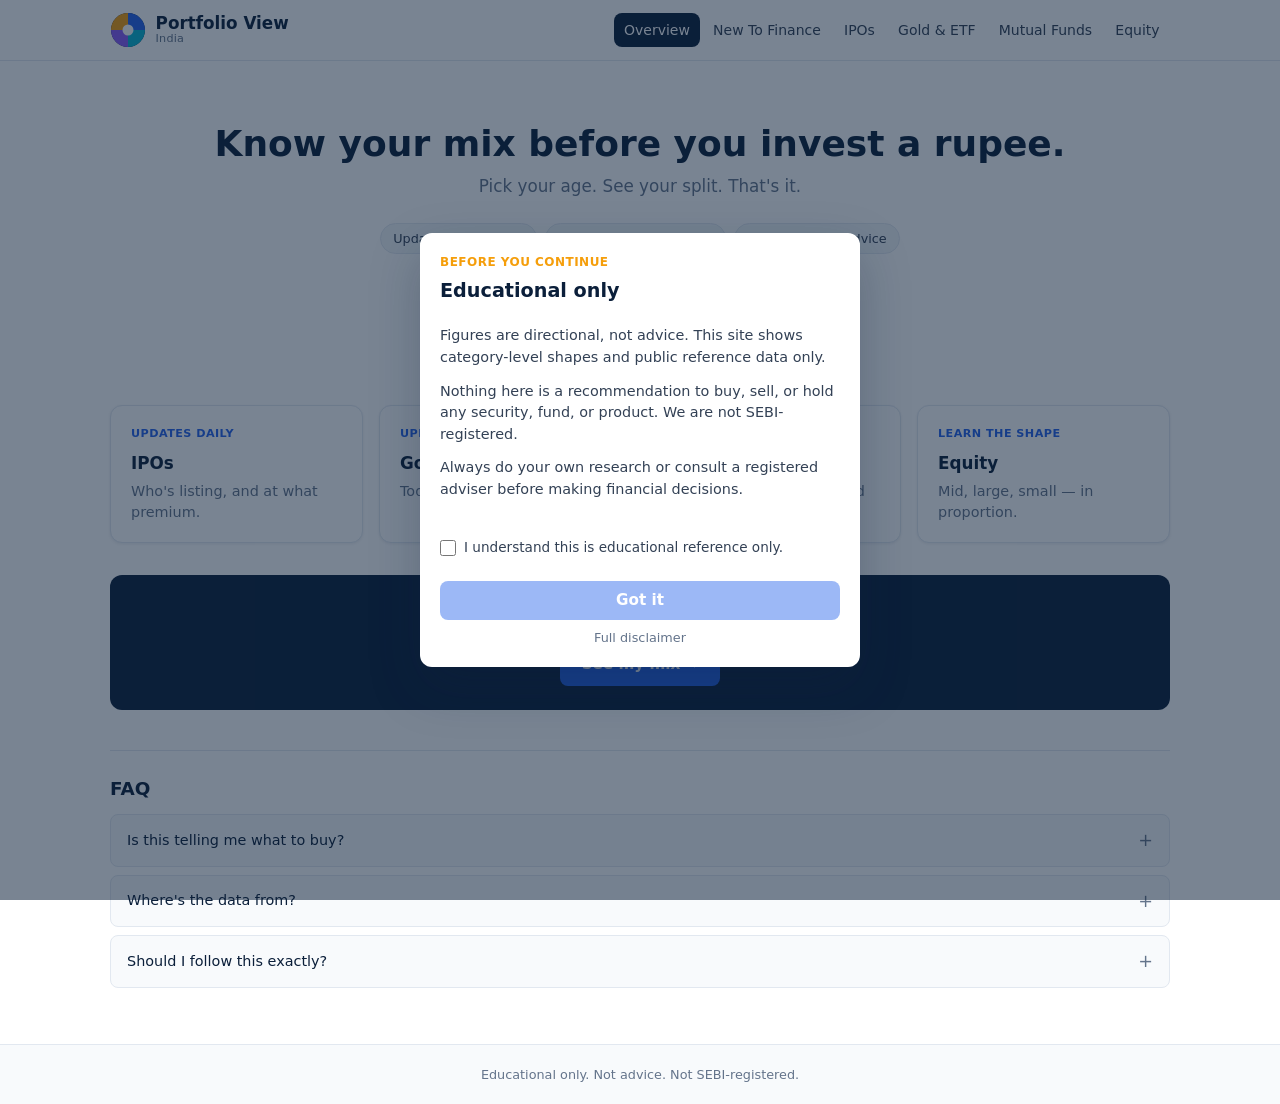
<file: index.html>
<!DOCTYPE html>
<html lang="en">
<head>
  <meta charset="UTF-8">
  <meta name="viewport" content="width=device-width, initial-scale=1">
  <title>Portfolio View India — Know your mix</title>
  <meta name="description" content="Educational reference for Indian portfolio shapes. Age-based mix, IPOs, gold rates, categories — not advice.">
  <link rel="icon" type="image/svg+xml" href="assets/favicon.svg">
  <link rel="preconnect" href="https://fonts.googleapis.com">
  <link rel="preconnect" href="https://fonts.gstatic.com" crossorigin>
  <link href="https://fonts.googleapis.com/css2?family=Inter:wght@400;500;600;700&family=Space+Grotesk:wght@500;600;700&display=swap" rel="stylesheet">
  <link rel="stylesheet" href="css/styles.css">
  <link rel="stylesheet" href="css/disclaimer.css">
  <meta http-equiv="Content-Security-Policy" content="default-src 'self'; script-src 'self'; style-src 'self' https://fonts.googleapis.com 'unsafe-inline'; font-src https://fonts.gstatic.com; img-src 'self' data: https:; connect-src 'self'; frame-ancestors 'none'; base-uri 'self';">
  <meta http-equiv="X-Frame-Options" content="DENY">
  <meta http-equiv="X-Content-Type-Options" content="nosniff">
  <meta name="referrer" content="strict-origin-when-cross-origin">
</head>
<body>
  <header class="site-header">
    <div class="header-inner">
      <a href="index.html" class="logo-link">
        <svg class="logo-mark" viewBox="0 0 36 36" xmlns="http://www.w3.org/2000/svg" aria-hidden="true">
          <circle cx="18" cy="18" r="17" fill="#0b1f3a"/>
          <path d="M18 1 A17 17 0 0 1 35 18 L18 18 Z" fill="#2563eb"/>
          <path d="M35 18 A17 17 0 0 1 18 35 L18 18 Z" fill="#06b6d4"/>
          <path d="M18 35 A17 17 0 0 1 1 18 L18 18 Z" fill="#8b5cf6"/>
          <path d="M1 18 A17 17 0 0 1 18 1 L18 18 Z" fill="#f59e0b"/>
          <circle cx="18" cy="18" r="5.5" fill="#ffffff"/>
        </svg>
        <span class="logo-text">
          <span class="logo-word">Portfolio View</span>
          <span class="logo-tag">India</span>
        </span>
      </a>
      <button class="nav-toggle" aria-label="Menu" aria-expanded="false">☰</button>
      <nav>
        <ul class="nav-list">
          <li><a href="index.html" class="active">Overview</a></li>
          <li><a href="new-to-finance.html">New To Finance</a></li>
          <li><a href="ipo.html">IPOs</a></li>
          <li><a href="gold-etf.html">Gold & ETF</a></li>
          <li><a href="mutual-funds.html">Mutual Funds</a></li>
          <li><a href="equity.html">Equity</a></li>
        </ul>
      </nav>
    </div>
  </header>

  <main class="main">
    <section class="hero">
      <h1>Know your mix before you invest a rupee.</h1>
      <p class="subline">Pick your age. See your split. That's it.</p>
      <div class="trust-chips">
        <span class="chip">Updated every noon</span>
        <span class="chip">No scheme names, ever</span>
        <span class="chip">Reference, not advice</span>
      </div>
    </section>

    <p class="teaser">Just starting out? <a href="new-to-finance.html">New To Finance</a></p>

    <div class="cards-grid">
      <div class="card">
        <a href="ipo.html">
          <div class="card-group">Updates daily</div>
          <h3>IPOs</h3>
          <p>Who's listing, and at what premium.</p>
        </a>
      </div>
      <div class="card">
        <a href="gold-etf.html">
          <div class="card-group">Updates daily</div>
          <h3>Gold & ETF</h3>
          <p>Today's rate, every city.</p>
        </a>
      </div>
      <div class="card">
        <a href="mutual-funds.html">
          <div class="card-group">Learn the shape</div>
          <h3>Mutual Funds</h3>
          <p>Categories ranked, no fund names.</p>
        </a>
      </div>
      <div class="card">
        <a href="equity.html">
          <div class="card-group">Learn the shape</div>
          <h3>Equity</h3>
          <p>Mid, large, small — in proportion.</p>
        </a>
      </div>
    </div>

    <div class="cta-band">
      <p>Your age. Your mix. Ten seconds.</p>
      <a href="new-to-finance.html" class="btn btn-primary">See my mix →</a>
    </div>

    <section class="faq">
      <h2>FAQ</h2>
      <details>
        <summary>Is this telling me what to buy?</summary>
        <p>No — it's a shape, not a stock pick.</p>
      </details>
      <details>
        <summary>Where's the data from?</summary>
        <p>Public sources, refreshed every noon.</p>
      </details>
      <details>
        <summary>Should I follow this exactly?</summary>
        <p>Use it as a start, not a finish line.</p>
      </details>
    </section>
  </main>

  <footer class="site-footer">
    Educational only. Not advice. Not SEBI-registered.
  </footer>

  <!-- Disclaimer modal (Overview only, once per day) -->
  <div id="disclaimer-overlay" class="disclaimer-overlay" role="dialog" aria-modal="true" aria-labelledby="disclaimer-title">
    <div class="disclaimer-modal">
      <div class="disclaimer-header">
        <div class="disclaimer-tag">Before you continue</div>
        <h2 id="disclaimer-title">Educational only</h2>
      </div>
      <div class="disclaimer-body">
        <p>Figures are directional, not advice. This site shows category-level shapes and public reference data only.</p>
        <p>Nothing here is a recommendation to buy, sell, or hold any security, fund, or product. We are not SEBI-registered.</p>
        <p>Always do your own research or consult a registered adviser before making financial decisions.</p>
      </div>
      <label class="disclaimer-check">
        <input type="checkbox" id="disclaimer-check">
        <span>I understand this is educational reference only.</span>
      </label>
      <div class="disclaimer-footer">
        <button type="button" class="btn btn-primary" id="disclaimer-got-it" disabled>Got it</button>
        <a href="#faq" class="disclaimer-link" onclick="document.getElementById('disclaimer-overlay').classList.remove('visible'); document.body.style.overflow='';">Full disclaimer</a>
      </div>
    </div>
  </div>

  <script src="js/nav.js"></script>
  <script src="js/disclaimer.js"></script>
</body>
</html>
</file>
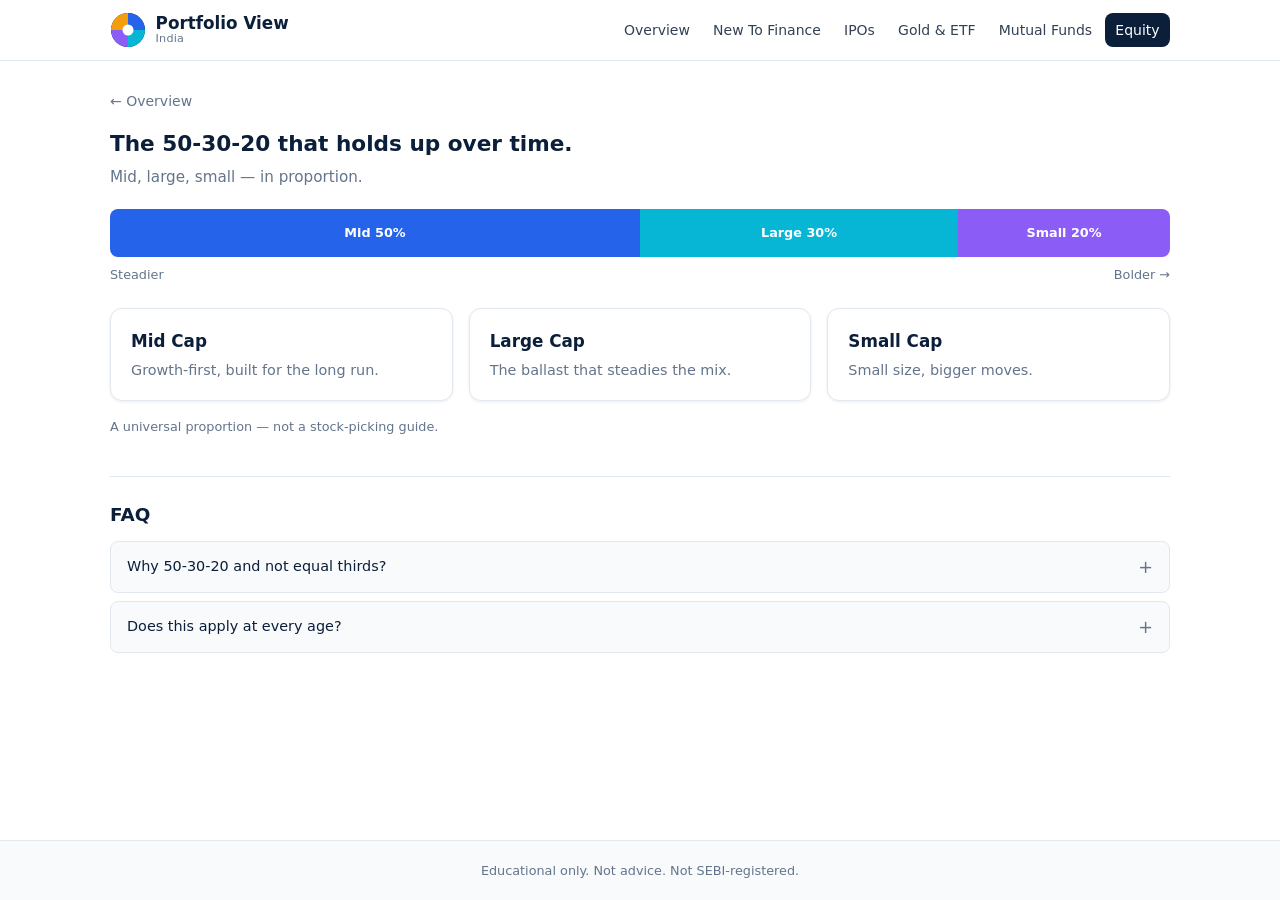
<file: equity.html>
<!DOCTYPE html>
<html lang="en">
<head>
  <meta charset="UTF-8">
  <meta name="viewport" content="width=device-width, initial-scale=1">
  <title>Equity — Portfolio View India</title>
  <meta name="description" content="Mid 50 · Large 30 · Small 20. A universal proportion. Educational only.">
  <link rel="icon" type="image/svg+xml" href="assets/favicon.svg">
  <link rel="preconnect" href="https://fonts.googleapis.com">
  <link rel="preconnect" href="https://fonts.gstatic.com" crossorigin>
  <link href="https://fonts.googleapis.com/css2?family=Inter:wght@400;500;600;700&family=Space+Grotesk:wght@500;600;700&display=swap" rel="stylesheet">
  <link rel="stylesheet" href="css/styles.css">
  <meta http-equiv="Content-Security-Policy" content="default-src 'self'; script-src 'self'; style-src 'self' https://fonts.googleapis.com 'unsafe-inline'; font-src https://fonts.gstatic.com; img-src 'self' data: https:; connect-src 'self'; frame-ancestors 'none'; base-uri 'self';">
  <meta http-equiv="X-Frame-Options" content="DENY">
  <meta http-equiv="X-Content-Type-Options" content="nosniff">
  <meta name="referrer" content="strict-origin-when-cross-origin">
</head>
<body>
  <header class="site-header">
    <div class="header-inner">
      <a href="index.html" class="logo-link">
        <svg class="logo-mark" viewBox="0 0 36 36" xmlns="http://www.w3.org/2000/svg" aria-hidden="true">
          <circle cx="18" cy="18" r="17" fill="#0b1f3a"/>
          <path d="M18 1 A17 17 0 0 1 35 18 L18 18 Z" fill="#2563eb"/>
          <path d="M35 18 A17 17 0 0 1 18 35 L18 18 Z" fill="#06b6d4"/>
          <path d="M18 35 A17 17 0 0 1 1 18 L18 18 Z" fill="#8b5cf6"/>
          <path d="M1 18 A17 17 0 0 1 18 1 L18 18 Z" fill="#f59e0b"/>
          <circle cx="18" cy="18" r="5.5" fill="#ffffff"/>
        </svg>
        <span class="logo-text">
          <span class="logo-word">Portfolio View</span>
          <span class="logo-tag">India</span>
        </span>
      </a>
      <button class="nav-toggle" aria-label="Menu" aria-expanded="false">☰</button>
      <nav>
        <ul class="nav-list">
          <li><a href="index.html">Overview</a></li>
          <li><a href="new-to-finance.html">New To Finance</a></li>
          <li><a href="ipo.html">IPOs</a></li>
          <li><a href="gold-etf.html">Gold & ETF</a></li>
          <li><a href="mutual-funds.html">Mutual Funds</a></li>
          <li><a href="equity.html" class="active">Equity</a></li>
        </ul>
      </nav>
    </div>
  </header>

  <main class="main">
    <a href="index.html" class="back-link">← Overview</a>
    <h1 class="section-title">The 50-30-20 that holds up over time.</h1>
    <p class="section-sub">Mid, large, small — in proportion.</p>

    <div class="equity-bar" role="img" aria-label="Mid Cap 50%, Large Cap 30%, Small Cap 20%">
      <div class="equity-seg seg-mid">Mid 50%</div>
      <div class="equity-seg seg-large">Large 30%</div>
      <div class="equity-seg seg-small">Small 20%</div>
    </div>
    <div class="bar-caption">
      <span>Steadier</span>
      <span>Bolder →</span>
    </div>

    <div class="seg-cards">
      <div class="card">
        <h3>Mid Cap</h3>
        <p>Growth-first, built for the long run.</p>
      </div>
      <div class="card">
        <h3>Large Cap</h3>
        <p>The ballast that steadies the mix.</p>
      </div>
      <div class="card">
        <h3>Small Cap</h3>
        <p>Small size, bigger moves.</p>
      </div>
    </div>

    <p class="footnote">A universal proportion — not a stock-picking guide.</p>

    <section class="faq">
      <h2>FAQ</h2>
      <details>
        <summary>Why 50-30-20 and not equal thirds?</summary>
        <p>Mid caps carry the long-term growth load.</p>
      </details>
      <details>
        <summary>Does this apply at every age?</summary>
        <p>The shape holds — the amount around it shifts.</p>
      </details>
    </section>
  </main>

  <footer class="site-footer">
    Educational only. Not advice. Not SEBI-registered.
  </footer>

  <script src="js/nav.js"></script>
</body>
</html>
</file>
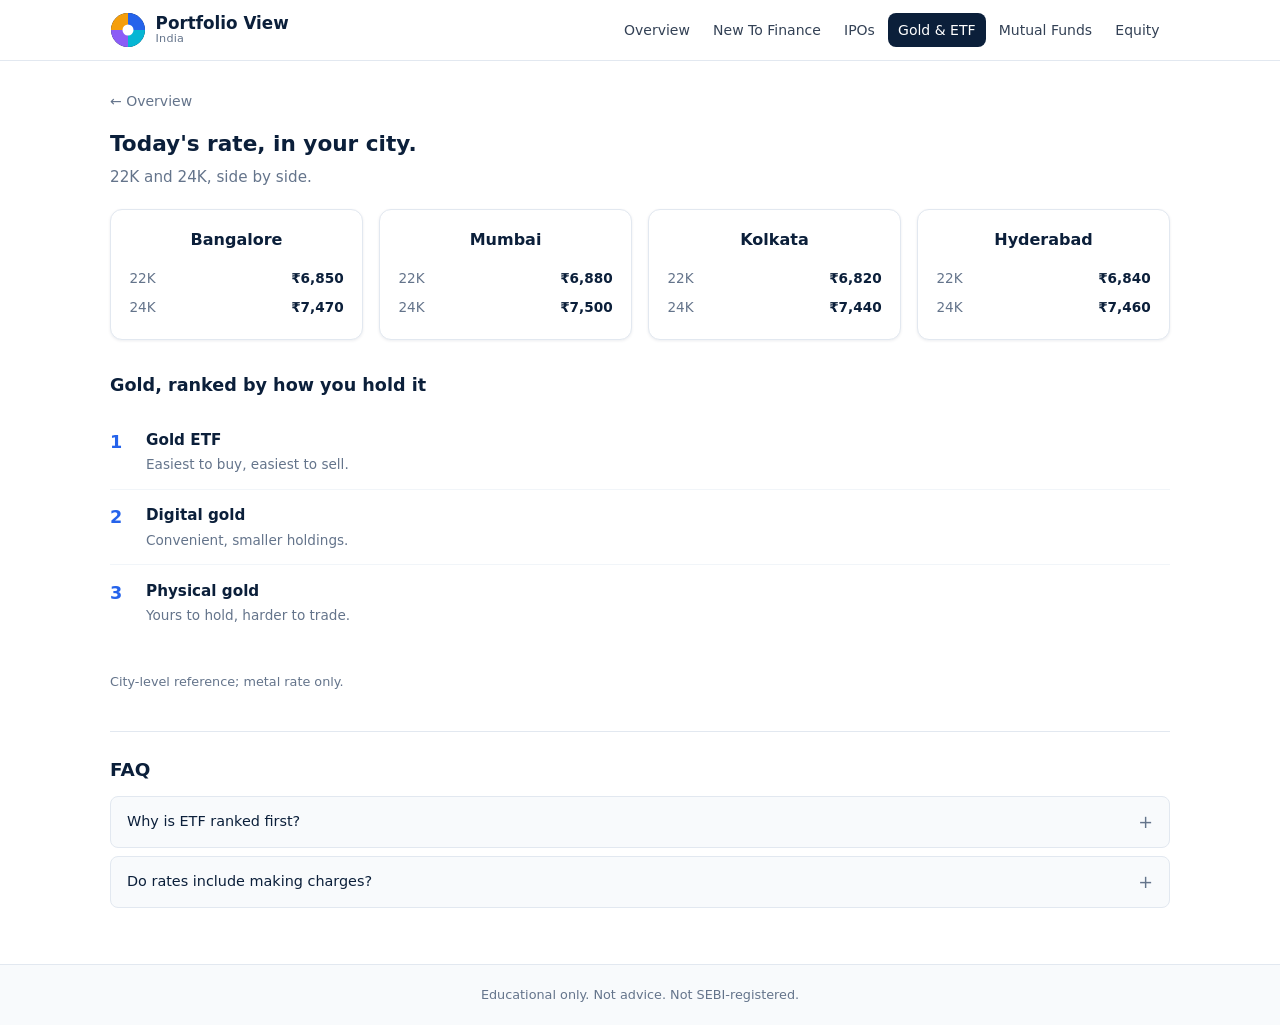
<file: gold-etf.html>
<!DOCTYPE html>
<html lang="en">
<head>
  <meta charset="UTF-8">
  <meta name="viewport" content="width=device-width, initial-scale=1">
  <title>Gold &amp; ETF — Portfolio View India</title>
  <meta name="description" content="Today's gold rate by city. Gold ETF, digital gold, physical. Educational only.">
  <link rel="icon" type="image/svg+xml" href="assets/favicon.svg">
  <link rel="preconnect" href="https://fonts.googleapis.com">
  <link rel="preconnect" href="https://fonts.gstatic.com" crossorigin>
  <link href="https://fonts.googleapis.com/css2?family=Inter:wght@400;500;600;700&family=Space+Grotesk:wght@500;600;700&display=swap" rel="stylesheet">
  <link rel="stylesheet" href="css/styles.css">
  <meta http-equiv="Content-Security-Policy" content="default-src 'self'; script-src 'self'; style-src 'self' https://fonts.googleapis.com 'unsafe-inline'; font-src https://fonts.gstatic.com; img-src 'self' data: https:; connect-src 'self'; frame-ancestors 'none'; base-uri 'self';">
  <meta http-equiv="X-Frame-Options" content="DENY">
  <meta http-equiv="X-Content-Type-Options" content="nosniff">
  <meta name="referrer" content="strict-origin-when-cross-origin">
</head>
<body>
  <header class="site-header">
    <div class="header-inner">
      <a href="index.html" class="logo-link">
        <svg class="logo-mark" viewBox="0 0 36 36" xmlns="http://www.w3.org/2000/svg" aria-hidden="true">
          <circle cx="18" cy="18" r="17" fill="#0b1f3a"/>
          <path d="M18 1 A17 17 0 0 1 35 18 L18 18 Z" fill="#2563eb"/>
          <path d="M35 18 A17 17 0 0 1 18 35 L18 18 Z" fill="#06b6d4"/>
          <path d="M18 35 A17 17 0 0 1 1 18 L18 18 Z" fill="#8b5cf6"/>
          <path d="M1 18 A17 17 0 0 1 18 1 L18 18 Z" fill="#f59e0b"/>
          <circle cx="18" cy="18" r="5.5" fill="#ffffff"/>
        </svg>
        <span class="logo-text">
          <span class="logo-word">Portfolio View</span>
          <span class="logo-tag">India</span>
        </span>
      </a>
      <button class="nav-toggle" aria-label="Menu" aria-expanded="false">☰</button>
      <nav>
        <ul class="nav-list">
          <li><a href="index.html">Overview</a></li>
          <li><a href="new-to-finance.html">New To Finance</a></li>
          <li><a href="ipo.html">IPOs</a></li>
          <li><a href="gold-etf.html" class="active">Gold &amp; ETF</a></li>
          <li><a href="mutual-funds.html">Mutual Funds</a></li>
          <li><a href="equity.html">Equity</a></li>
        </ul>
      </nav>
    </div>
  </header>

  <main class="main">
    <a href="index.html" class="back-link">← Overview</a>
    <h1 class="section-title">Today's rate, in your city.</h1>
    <p class="section-sub">22K and 24K, side by side.</p>

    <div class="city-cards" id="city-cards">
      <!-- filled by gold.js -->
    </div>

    <section class="section">
      <h2 class="section-title" style="font-size: 1.1rem;">Gold, ranked by how you hold it</h2>
      <ol class="ranked-list">
        <li>
          <span class="rank-num">1</span>
          <div class="rank-body">
            <h4>Gold ETF</h4>
            <p>Easiest to buy, easiest to sell.</p>
          </div>
        </li>
        <li>
          <span class="rank-num">2</span>
          <div class="rank-body">
            <h4>Digital gold</h4>
            <p>Convenient, smaller holdings.</p>
          </div>
        </li>
        <li>
          <span class="rank-num">3</span>
          <div class="rank-body">
            <h4>Physical gold</h4>
            <p>Yours to hold, harder to trade.</p>
          </div>
        </li>
      </ol>
    </section>

    <p class="footnote">City-level reference; metal rate only.</p>

    <section class="faq">
      <h2>FAQ</h2>
      <details>
        <summary>Why is ETF ranked first?</summary>
        <p>Liquidity — you can exit in seconds, not days.</p>
      </details>
      <details>
        <summary>Do rates include making charges?</summary>
        <p>No — this is the metal rate only.</p>
      </details>
    </section>
  </main>

  <footer class="site-footer">
    Educational only. Not advice. Not SEBI-registered.
  </footer>

  <script src="js/nav.js"></script>
  <script src="js/gold.js"></script>
</body>
</html>
</file>
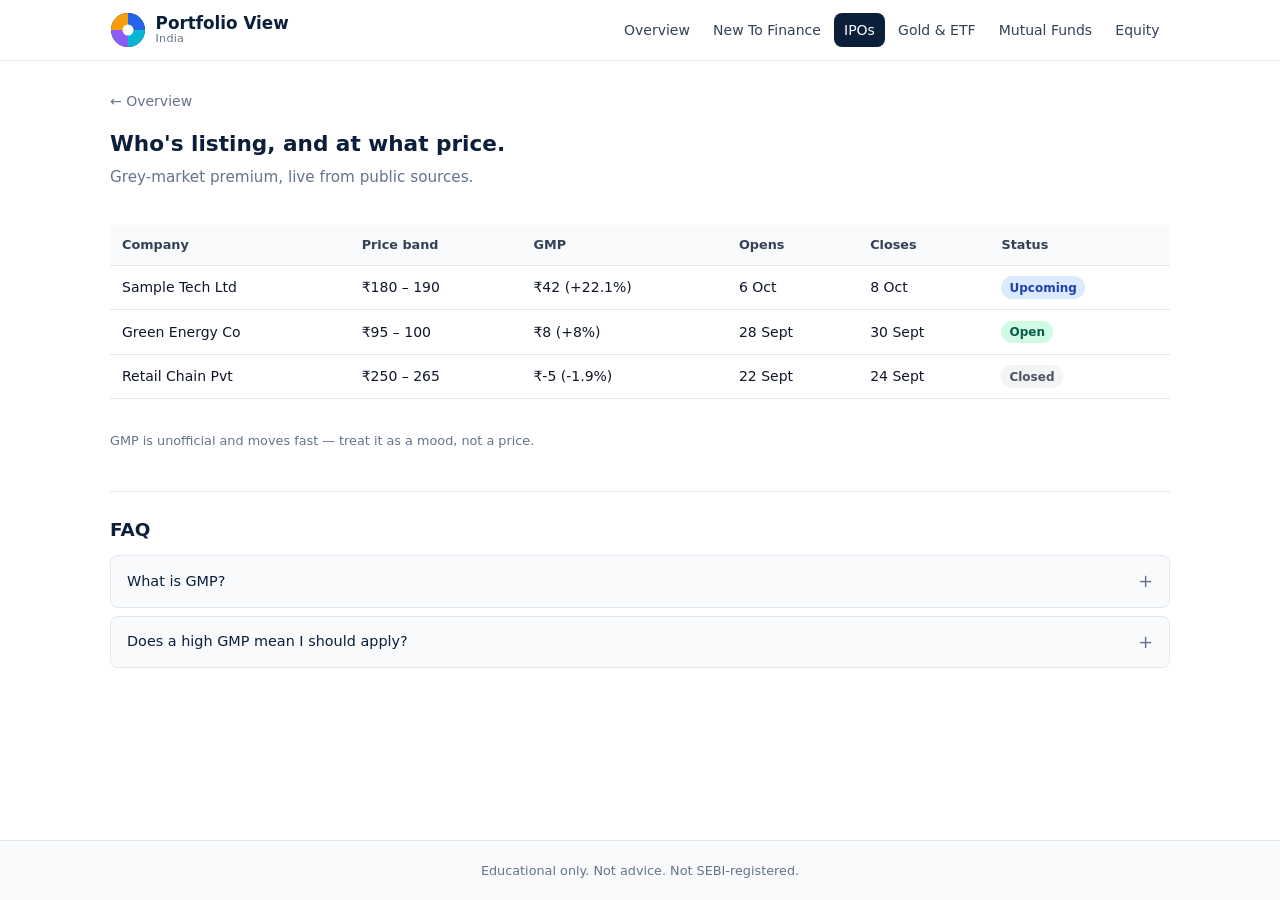
<file: ipo.html>
<!DOCTYPE html>
<html lang="en">
<head>
  <meta charset="UTF-8">
  <meta name="viewport" content="width=device-width, initial-scale=1">
  <title>IPOs — Portfolio View India</title>
  <meta name="description" content="Who's listing and at what premium. Grey-market premium from public sources. Educational only.">
  <link rel="icon" type="image/svg+xml" href="assets/favicon.svg">
  <link rel="preconnect" href="https://fonts.googleapis.com">
  <link rel="preconnect" href="https://fonts.gstatic.com" crossorigin>
  <link href="https://fonts.googleapis.com/css2?family=Inter:wght@400;500;600;700&family=Space+Grotesk:wght@500;600;700&display=swap" rel="stylesheet">
  <link rel="stylesheet" href="css/styles.css">
  <meta http-equiv="Content-Security-Policy" content="default-src 'self'; script-src 'self'; style-src 'self' https://fonts.googleapis.com 'unsafe-inline'; font-src https://fonts.gstatic.com; img-src 'self' data: https:; connect-src 'self'; frame-ancestors 'none'; base-uri 'self';">
  <meta http-equiv="X-Frame-Options" content="DENY">
  <meta http-equiv="X-Content-Type-Options" content="nosniff">
  <meta name="referrer" content="strict-origin-when-cross-origin">
</head>
<body>
  <header class="site-header">
    <div class="header-inner">
      <a href="index.html" class="logo-link">
        <svg class="logo-mark" viewBox="0 0 36 36" xmlns="http://www.w3.org/2000/svg" aria-hidden="true">
          <circle cx="18" cy="18" r="17" fill="#0b1f3a"/>
          <path d="M18 1 A17 17 0 0 1 35 18 L18 18 Z" fill="#2563eb"/>
          <path d="M35 18 A17 17 0 0 1 18 35 L18 18 Z" fill="#06b6d4"/>
          <path d="M18 35 A17 17 0 0 1 1 18 L18 18 Z" fill="#8b5cf6"/>
          <path d="M1 18 A17 17 0 0 1 18 1 L18 18 Z" fill="#f59e0b"/>
          <circle cx="18" cy="18" r="5.5" fill="#ffffff"/>
        </svg>
        <span class="logo-text">
          <span class="logo-word">Portfolio View</span>
          <span class="logo-tag">India</span>
        </span>
      </a>
      <button class="nav-toggle" aria-label="Menu" aria-expanded="false">☰</button>
      <nav>
        <ul class="nav-list">
          <li><a href="index.html">Overview</a></li>
          <li><a href="new-to-finance.html">New To Finance</a></li>
          <li><a href="ipo.html" class="active">IPOs</a></li>
          <li><a href="gold-etf.html">Gold &amp; ETF</a></li>
          <li><a href="mutual-funds.html">Mutual Funds</a></li>
          <li><a href="equity.html">Equity</a></li>
        </ul>
      </nav>
    </div>
  </header>

  <main class="main">
    <a href="index.html" class="back-link">← Overview</a>
    <h1 class="section-title">Who's listing, and at what price.</h1>
    <p class="section-sub">Grey-market premium, live from public sources.</p>

    <div id="ipo-loading" class="loading-state">Pulling today's numbers…</div>
    <div id="ipo-empty" class="empty-state" style="display: none;">Nothing open right now — check back tomorrow.</div>

    <div id="ipo-table-wrap" style="display: none; overflow-x: auto;">
      <table class="data-table">
        <thead>
          <tr>
            <th>Company</th>
            <th>Price band</th>
            <th>GMP</th>
            <th>Opens</th>
            <th>Closes</th>
            <th>Status</th>
          </tr>
        </thead>
        <tbody id="ipo-tbody"></tbody>
      </table>
    </div>

    <p class="footnote">GMP is unofficial and moves fast — treat it as a mood, not a price.</p>

    <section class="faq">
      <h2>FAQ</h2>
      <details>
        <summary>What is GMP?</summary>
        <p>What the market's willing to pay before listing, unofficially.</p>
      </details>
      <details>
        <summary>Does a high GMP mean I should apply?</summary>
        <p>No — it's sentiment, not a guarantee.</p>
      </details>
    </section>
  </main>

  <footer class="site-footer">
    Educational only. Not advice. Not SEBI-registered.
  </footer>

  <script src="js/nav.js"></script>
  <script src="js/ipo.js"></script>
</body>
</html>
</file>
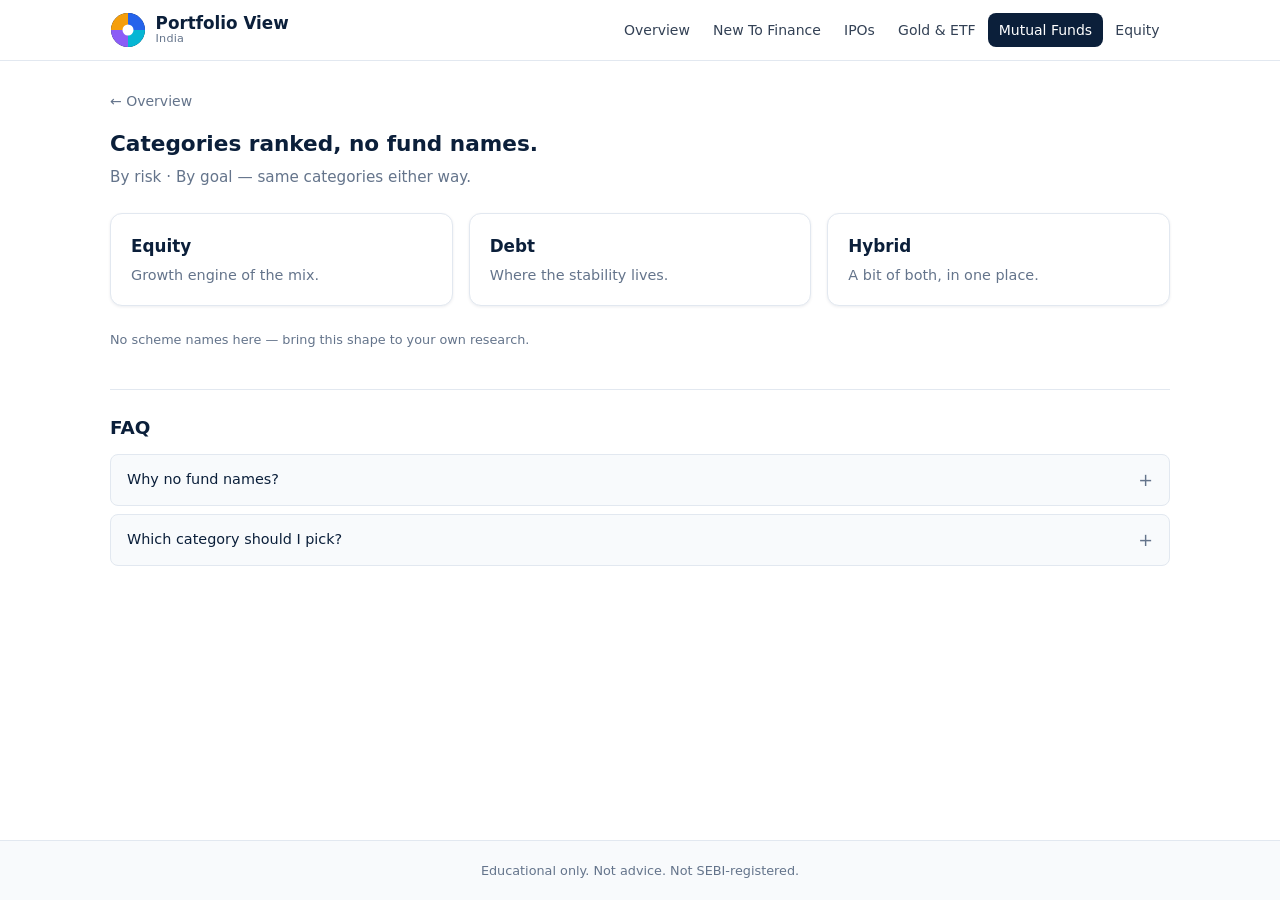
<file: mutual-funds.html>
<!DOCTYPE html>
<html lang="en">
<head>
  <meta charset="UTF-8">
  <meta name="viewport" content="width=device-width, initial-scale=1">
  <title>Mutual Funds — Portfolio View India</title>
  <meta name="description" content="Categories ranked, no fund names. Equity, debt, hybrid. Educational only.">
  <link rel="icon" type="image/svg+xml" href="assets/favicon.svg">
  <link rel="preconnect" href="https://fonts.googleapis.com">
  <link rel="preconnect" href="https://fonts.gstatic.com" crossorigin>
  <link href="https://fonts.googleapis.com/css2?family=Inter:wght@400;500;600;700&family=Space+Grotesk:wght@500;600;700&display=swap" rel="stylesheet">
  <link rel="stylesheet" href="css/styles.css">
  <meta http-equiv="Content-Security-Policy" content="default-src 'self'; script-src 'self'; style-src 'self' https://fonts.googleapis.com 'unsafe-inline'; font-src https://fonts.gstatic.com; img-src 'self' data: https:; connect-src 'self'; frame-ancestors 'none'; base-uri 'self';">
  <meta http-equiv="X-Frame-Options" content="DENY">
  <meta http-equiv="X-Content-Type-Options" content="nosniff">
  <meta name="referrer" content="strict-origin-when-cross-origin">
</head>
<body>
  <header class="site-header">
    <div class="header-inner">
      <a href="index.html" class="logo-link">
        <svg class="logo-mark" viewBox="0 0 36 36" xmlns="http://www.w3.org/2000/svg" aria-hidden="true">
          <circle cx="18" cy="18" r="17" fill="#0b1f3a"/>
          <path d="M18 1 A17 17 0 0 1 35 18 L18 18 Z" fill="#2563eb"/>
          <path d="M35 18 A17 17 0 0 1 18 35 L18 18 Z" fill="#06b6d4"/>
          <path d="M18 35 A17 17 0 0 1 1 18 L18 18 Z" fill="#8b5cf6"/>
          <path d="M1 18 A17 17 0 0 1 18 1 L18 18 Z" fill="#f59e0b"/>
          <circle cx="18" cy="18" r="5.5" fill="#ffffff"/>
        </svg>
        <span class="logo-text">
          <span class="logo-word">Portfolio View</span>
          <span class="logo-tag">India</span>
        </span>
      </a>
      <button class="nav-toggle" aria-label="Menu" aria-expanded="false">☰</button>
      <nav>
        <ul class="nav-list">
          <li><a href="index.html">Overview</a></li>
          <li><a href="new-to-finance.html">New To Finance</a></li>
          <li><a href="ipo.html">IPOs</a></li>
          <li><a href="gold-etf.html">Gold & ETF</a></li>
          <li><a href="mutual-funds.html" class="active">Mutual Funds</a></li>
          <li><a href="equity.html">Equity</a></li>
        </ul>
      </nav>
    </div>
  </header>

  <main class="main">
    <a href="index.html" class="back-link">← Overview</a>
    <h1 class="section-title">Categories ranked, no fund names.</h1>
    <p class="section-sub">By risk · By goal — same categories either way.</p>

    <div class="cards-grid">
      <div class="card">
        <h3>Equity</h3>
        <p>Growth engine of the mix.</p>
      </div>
      <div class="card">
        <h3>Debt</h3>
        <p>Where the stability lives.</p>
      </div>
      <div class="card">
        <h3>Hybrid</h3>
        <p>A bit of both, in one place.</p>
      </div>
    </div>

    <p class="footnote">No scheme names here — bring this shape to your own research.</p>

    <section class="faq">
      <h2>FAQ</h2>
      <details>
        <summary>Why no fund names?</summary>
        <p>So you compare categories, not chase past returns.</p>
      </details>
      <details>
        <summary>Which category should I pick?</summary>
        <p>Depends on your timeline — start with Overview.</p>
      </details>
    </section>
  </main>

  <footer class="site-footer">
    Educational only. Not advice. Not SEBI-registered.
  </footer>

  <script src="js/nav.js"></script>
</body>
</html>
</file>
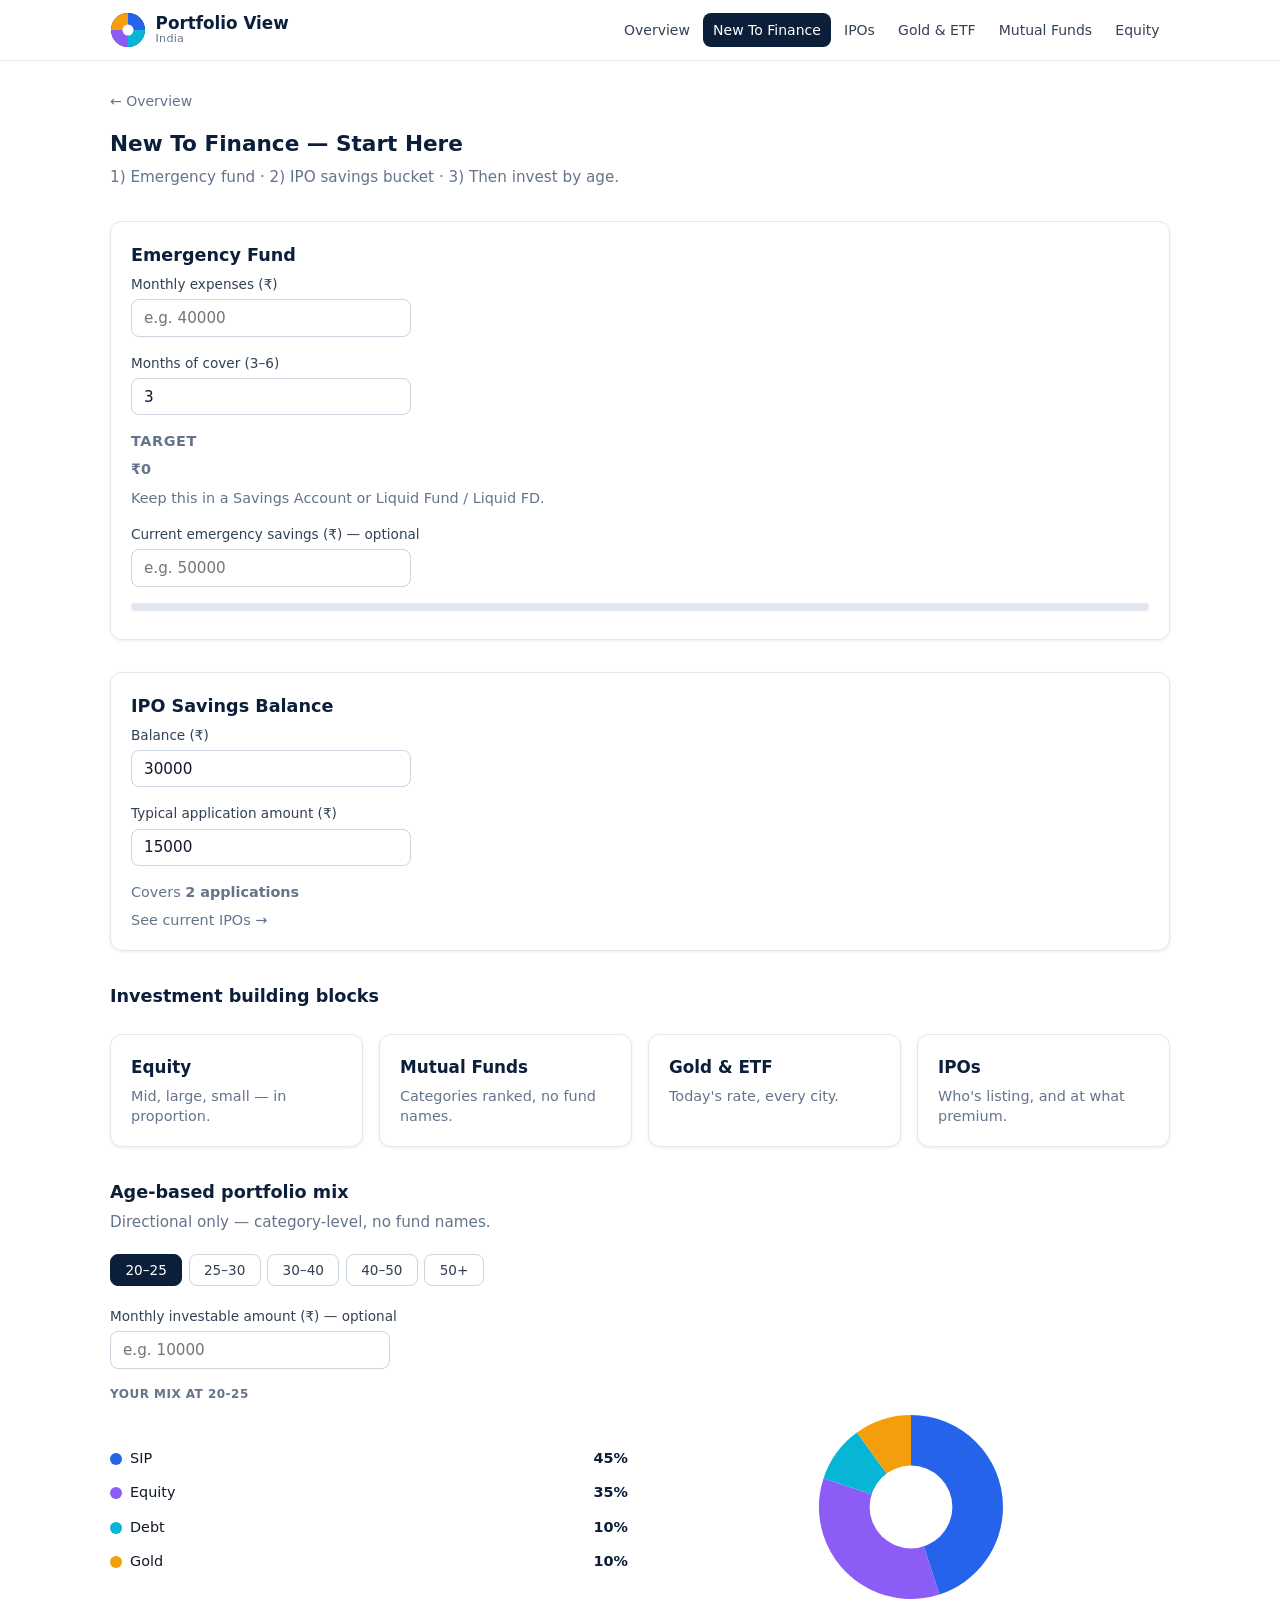
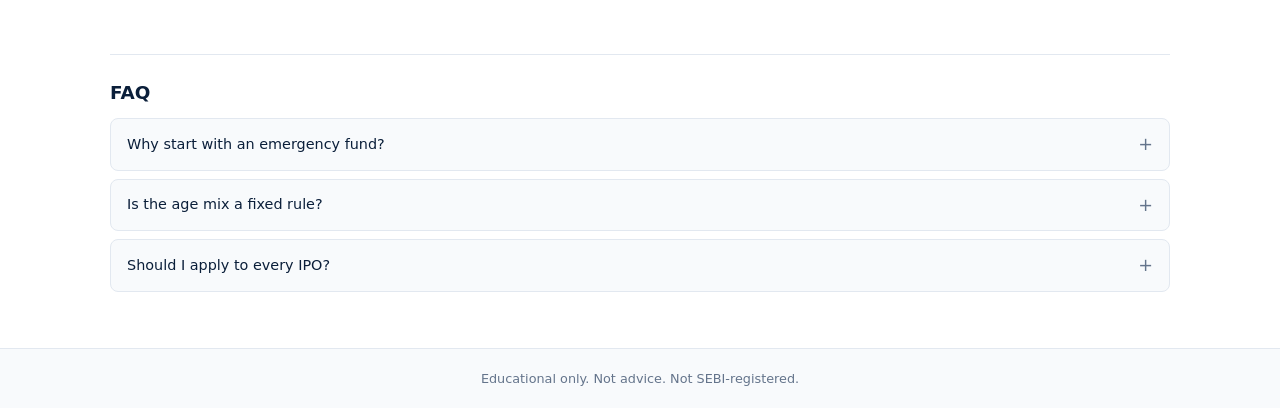
<file: new-to-finance.html>
<!DOCTYPE html>
<html lang="en">
<head>
  <meta charset="UTF-8">
  <meta name="viewport" content="width=device-width, initial-scale=1">
  <title>New To Finance — Portfolio View India</title>
  <meta name="description" content="Start here: emergency fund, IPO savings, age-based mix. Educational reference only.">
  <link rel="icon" type="image/svg+xml" href="assets/favicon.svg">
  <link rel="preconnect" href="https://fonts.googleapis.com">
  <link rel="preconnect" href="https://fonts.gstatic.com" crossorigin>
  <link href="https://fonts.googleapis.com/css2?family=Inter:wght@400;500;600;700&family=Space+Grotesk:wght@500;600;700&display=swap" rel="stylesheet">
  <link rel="stylesheet" href="css/styles.css">
  <meta http-equiv="Content-Security-Policy" content="default-src 'self'; script-src 'self'; style-src 'self' https://fonts.googleapis.com 'unsafe-inline'; font-src https://fonts.gstatic.com; img-src 'self' data: https:; connect-src 'self'; frame-ancestors 'none'; base-uri 'self';">
  <meta http-equiv="X-Frame-Options" content="DENY">
  <meta http-equiv="X-Content-Type-Options" content="nosniff">
  <meta name="referrer" content="strict-origin-when-cross-origin">
</head>
<body>
  <header class="site-header">
    <div class="header-inner">
      <a href="index.html" class="logo-link">
        <svg class="logo-mark" viewBox="0 0 36 36" xmlns="http://www.w3.org/2000/svg" aria-hidden="true">
          <circle cx="18" cy="18" r="17" fill="#0b1f3a"/>
          <path d="M18 1 A17 17 0 0 1 35 18 L18 18 Z" fill="#2563eb"/>
          <path d="M35 18 A17 17 0 0 1 18 35 L18 18 Z" fill="#06b6d4"/>
          <path d="M18 35 A17 17 0 0 1 1 18 L18 18 Z" fill="#8b5cf6"/>
          <path d="M1 18 A17 17 0 0 1 18 1 L18 18 Z" fill="#f59e0b"/>
          <circle cx="18" cy="18" r="5.5" fill="#ffffff"/>
        </svg>
        <span class="logo-text">
          <span class="logo-word">Portfolio View</span>
          <span class="logo-tag">India</span>
        </span>
      </a>
      <button class="nav-toggle" aria-label="Menu" aria-expanded="false">☰</button>
      <nav>
        <ul class="nav-list">
          <li><a href="index.html">Overview</a></li>
          <li><a href="new-to-finance.html" class="active">New To Finance</a></li>
          <li><a href="ipo.html">IPOs</a></li>
          <li><a href="gold-etf.html">Gold & ETF</a></li>
          <li><a href="mutual-funds.html">Mutual Funds</a></li>
          <li><a href="equity.html">Equity</a></li>
        </ul>
      </nav>
    </div>
  </header>

  <main class="main">
    <a href="index.html" class="back-link">← Overview</a>
    <h1 class="section-title">New To Finance — Start Here</h1>
    <p class="section-sub">1) Emergency fund · 2) IPO savings bucket · 3) Then invest by age.</p>

    <!-- Section A: Emergency Fund -->
    <section class="section card" style="margin-bottom: 1.5rem;">
      <h2 class="section-title" style="font-size: 1.1rem;">Emergency Fund</h2>
      <div class="form-group">
        <label for="monthly-expenses">Monthly expenses (₹)</label>
        <input type="text" id="monthly-expenses" inputmode="numeric" placeholder="e.g. 40000" autocomplete="off">
      </div>
      <div class="form-group">
        <label for="months-cover">Months of cover (3–6)</label>
        <input type="number" id="months-cover" min="3" max="6" value="3">
      </div>
      <p class="eyebrow">Target</p>
      <p class="output-large" id="emergency-target">₹0</p>
      <p class="hint">Keep this in a Savings Account or Liquid Fund / Liquid FD.</p>
      <div class="form-group mt-2">
        <label for="current-emergency">Current emergency savings (₹) — optional</label>
        <input type="text" id="current-emergency" inputmode="numeric" placeholder="e.g. 50000" autocomplete="off">
      </div>
      <div class="progress-bar"><div class="progress-fill" id="emergency-progress" style="width: 0%"></div></div>
      <p class="hint" id="emergency-gap"></p>
    </section>

    <!-- Section B: IPO Savings -->
    <section class="section card" style="margin-bottom: 1.5rem;">
      <h2 class="section-title" style="font-size: 1.1rem;">IPO Savings Balance</h2>
      <div class="form-group">
        <label for="ipo-balance">Balance (₹)</label>
        <input type="text" id="ipo-balance" inputmode="numeric" value="30000" autocomplete="off">
      </div>
      <div class="form-group">
        <label for="ipo-app-amount">Typical application amount (₹)</label>
        <input type="text" id="ipo-app-amount" inputmode="numeric" value="15000" autocomplete="off">
      </div>
      <p class="hint">Covers <strong id="ipo-apps-count">2 applications</strong></p>
      <p class="mt-1"><a href="ipo.html">See current IPOs →</a></p>
    </section>

    <!-- Section C: Building blocks -->
    <section class="section">
      <h2 class="section-title" style="font-size: 1.1rem;">Investment building blocks</h2>
      <div class="cards-grid">
        <div class="card"><a href="equity.html"><h3>Equity</h3><p>Mid, large, small — in proportion.</p></a></div>
        <div class="card"><a href="mutual-funds.html"><h3>Mutual Funds</h3><p>Categories ranked, no fund names.</p></a></div>
        <div class="card"><a href="gold-etf.html"><h3>Gold & ETF</h3><p>Today's rate, every city.</p></a></div>
        <div class="card"><a href="ipo.html"><h3>IPOs</h3><p>Who's listing, and at what premium.</p></a></div>
      </div>
    </section>

    <!-- Section D: Age-based calculator -->
    <section class="section">
      <h2 class="section-title" style="font-size: 1.1rem;">Age-based portfolio mix</h2>
      <p class="section-sub">Directional only — category-level, no fund names.</p>

      <div class="age-tabs" role="tablist">
        <button type="button" class="age-tab active" data-age="20-25" role="tab">20–25</button>
        <button type="button" class="age-tab" data-age="25-30" role="tab">25–30</button>
        <button type="button" class="age-tab" data-age="30-40" role="tab">30–40</button>
        <button type="button" class="age-tab" data-age="40-50" role="tab">40–50</button>
        <button type="button" class="age-tab" data-age="50+" role="tab">50+</button>
      </div>

      <div class="form-group">
        <label for="monthly-invest">Monthly investable amount (₹) — optional</label>
        <input type="text" id="monthly-invest" inputmode="numeric" placeholder="e.g. 10000" autocomplete="off">
      </div>

      <p class="eyebrow">Your mix at <span id="age-label">20–25</span></p>

      <div class="pie-layout">
        <ul class="pie-legend" id="pie-legend"></ul>
        <div class="text-center">
          <canvas id="pie-chart" width="200" height="200" aria-label="Portfolio allocation pie chart"></canvas>
        </div>
      </div>
    </section>

    <section class="faq">
      <h2>FAQ</h2>
      <details>
        <summary>Why start with an emergency fund?</summary>
        <p>So a sudden expense doesn't force you to sell investments at a loss.</p>
      </details>
      <details>
        <summary>Is the age mix a fixed rule?</summary>
        <p>No — it's a starting shape; adjust for your timeline and risk comfort.</p>
      </details>
      <details>
        <summary>Should I apply to every IPO?</summary>
        <p>No — the bucket is optional; only apply if you understand the risk.</p>
      </details>
    </section>
  </main>

  <footer class="site-footer">
    Educational only. Not advice. Not SEBI-registered.
  </footer>

  <script src="js/nav.js"></script>
  <script src="js/new-to-finance.js"></script>
</body>
</html>
</file>
<file: css/styles.css>
/* Portfolio View India — Core styles */
:root {
  --navy: #0b1f3a;
  --blue: #2563eb;
  --cyan: #06b6d4;
  --purple: #8b5cf6;
  --amber: #f59e0b;
  --white: #ffffff;
  --gray-50: #f8fafc;
  --gray-100: #f1f5f9;
  --gray-200: #e2e8f0;
  --gray-300: #cbd5e1;
  --gray-500: #64748b;
  --gray-700: #334155;
  --gray-900: #0f172a;
  --radius: 12px;
  --radius-sm: 8px;
  --shadow: 0 1px 3px rgba(11, 31, 58, 0.08);
  --shadow-md: 0 4px 12px rgba(11, 31, 58, 0.1);
  --font: 'Inter', system-ui, -apple-system, sans-serif;
  --font-display: 'Space Grotesk', 'Inter', system-ui, sans-serif;
}

*, *::before, *::after { box-sizing: border-box; margin: 0; padding: 0; }

html { scroll-behavior: smooth; }

body {
  font-family: var(--font);
  background: var(--white);
  color: var(--gray-900);
  line-height: 1.5;
  min-height: 100vh;
  display: flex;
  flex-direction: column;
}

a { color: var(--blue); text-decoration: none; }
a:hover { text-decoration: underline; }

img { max-width: 100%; height: auto; }

/* Header / Nav */
.site-header {
  background: var(--white);
  border-bottom: 1px solid var(--gray-200);
  position: sticky;
  top: 0;
  z-index: 100;
}

.header-inner {
  max-width: 1100px;
  margin: 0 auto;
  padding: 0.75rem 1.25rem;
  display: flex;
  align-items: center;
  justify-content: space-between;
  gap: 1rem;
}

.logo-link {
  display: flex;
  align-items: center;
  gap: 0.6rem;
  text-decoration: none;
  color: var(--navy);
  flex-shrink: 0;
}

.logo-mark {
  width: 36px;
  height: 36px;
  flex-shrink: 0;
}

.logo-text {
  display: flex;
  flex-direction: column;
  line-height: 1.15;
}

.logo-word {
  font-family: var(--font-display);
  font-weight: 600;
  font-size: 1.05rem;
  color: var(--navy);
}

.logo-tag {
  font-size: 0.7rem;
  color: var(--gray-500);
  font-weight: 500;
  letter-spacing: 0.02em;
}

.nav-list {
  display: flex;
  align-items: center;
  gap: 0.15rem;
  list-style: none;
  flex-wrap: wrap;
  justify-content: flex-end;
}

.nav-list a {
  display: block;
  padding: 0.4rem 0.65rem;
  font-size: 0.875rem;
  font-weight: 500;
  color: var(--gray-700);
  border-radius: var(--radius-sm);
  text-decoration: none;
  white-space: nowrap;
  transition: background 0.15s, color 0.15s;
}

.nav-list a:hover {
  background: var(--gray-100);
  color: var(--navy);
  text-decoration: none;
}

.nav-list a.active {
  background: var(--navy);
  color: var(--white);
}

.nav-list a.active:hover {
  background: var(--navy);
  color: var(--white);
}

/* Mobile nav toggle */
.nav-toggle {
  display: none;
  background: none;
  border: 1px solid var(--gray-200);
  border-radius: var(--radius-sm);
  padding: 0.4rem 0.6rem;
  cursor: pointer;
  font-size: 1.1rem;
  color: var(--navy);
}

@media (max-width: 768px) {
  .nav-toggle { display: block; }
  .nav-list {
    display: none;
    position: absolute;
    top: 100%;
    left: 0;
    right: 0;
    background: var(--white);
    border-bottom: 1px solid var(--gray-200);
    flex-direction: column;
    align-items: stretch;
    padding: 0.5rem;
    gap: 0.15rem;
    box-shadow: var(--shadow-md);
  }
  .nav-list.open { display: flex; }
  .nav-list a {
    padding: 0.65rem 1rem;
    white-space: normal;
  }
  .header-inner { position: relative; }
}

/* Main content */
.main {
  flex: 1;
  max-width: 1100px;
  width: 100%;
  margin: 0 auto;
  padding: 1.75rem 1.25rem 3rem;
}

/* Hero */
.hero {
  text-align: center;
  padding: 2rem 0 2.5rem;
}

.hero h1 {
  font-family: var(--font-display);
  font-size: clamp(1.6rem, 4vw, 2.25rem);
  font-weight: 700;
  color: var(--navy);
  line-height: 1.25;
  margin-bottom: 0.5rem;
}

.hero .subline {
  font-size: 1.05rem;
  color: var(--gray-500);
  margin-bottom: 1.5rem;
}

/* Trust chips */
.trust-chips {
  display: flex;
  flex-wrap: wrap;
  justify-content: center;
  gap: 0.5rem;
  margin-bottom: 2rem;
}

.chip {
  display: inline-flex;
  align-items: center;
  padding: 0.3rem 0.75rem;
  font-size: 0.8rem;
  font-weight: 500;
  background: var(--gray-100);
  color: var(--gray-700);
  border-radius: 999px;
  border: 1px solid var(--gray-200);
}

/* Cards grid */
.cards-grid {
  display: grid;
  grid-template-columns: repeat(auto-fit, minmax(220px, 1fr));
  gap: 1rem;
  margin: 1.5rem 0;
}

.card {
  background: var(--white);
  border: 1px solid var(--gray-200);
  border-radius: var(--radius);
  padding: 1.25rem;
  box-shadow: var(--shadow);
  transition: box-shadow 0.2s, border-color 0.2s;
}

.card:hover {
  box-shadow: var(--shadow-md);
  border-color: var(--gray-300);
}

.card a {
  text-decoration: none;
  color: inherit;
  display: block;
}

.card h3 {
  font-family: var(--font-display);
  font-size: 1.05rem;
  font-weight: 600;
  color: var(--navy);
  margin-bottom: 0.35rem;
}

.card p {
  font-size: 0.9rem;
  color: var(--gray-500);
  line-height: 1.4;
}

.card-group {
  font-size: 0.7rem;
  font-weight: 600;
  text-transform: uppercase;
  letter-spacing: 0.04em;
  color: var(--blue);
  margin-bottom: 0.5rem;
}

/* Teaser / CTA */
.teaser {
  text-align: center;
  padding: 1rem 0;
  font-size: 0.95rem;
  color: var(--gray-700);
}

.teaser a { font-weight: 600; }

.cta-band {
  background: var(--navy);
  color: var(--white);
  border-radius: var(--radius);
  padding: 1.5rem 1.25rem;
  text-align: center;
  margin: 2rem 0;
}

.cta-band p {
  font-family: var(--font-display);
  font-size: 1.15rem;
  font-weight: 600;
  margin-bottom: 1rem;
}

.btn {
  display: inline-flex;
  align-items: center;
  justify-content: center;
  gap: 0.4rem;
  padding: 0.65rem 1.35rem;
  font-size: 0.95rem;
  font-weight: 600;
  font-family: var(--font);
  border-radius: var(--radius-sm);
  border: none;
  cursor: pointer;
  text-decoration: none;
  transition: background 0.15s, transform 0.1s;
}

.btn:hover { text-decoration: none; }

.btn-primary {
  background: var(--blue);
  color: var(--white);
}

.btn-primary:hover {
  background: #1d4ed8;
  color: var(--white);
}

.btn-secondary {
  background: var(--white);
  color: var(--navy);
  border: 1px solid var(--gray-200);
}

.btn-secondary:hover {
  background: var(--gray-50);
  color: var(--navy);
}

/* Section headings */
.section {
  margin: 2rem 0;
}

.section-title {
  font-family: var(--font-display);
  font-size: 1.35rem;
  font-weight: 600;
  color: var(--navy);
  margin-bottom: 0.35rem;
}

.section-sub {
  font-size: 0.95rem;
  color: var(--gray-500);
  margin-bottom: 1.25rem;
}

.back-link {
  display: inline-flex;
  align-items: center;
  gap: 0.25rem;
  font-size: 0.875rem;
  font-weight: 500;
  color: var(--gray-500);
  margin-bottom: 1rem;
  text-decoration: none;
}

.back-link:hover {
  color: var(--blue);
  text-decoration: none;
}

/* FAQ */
.faq {
  margin-top: 2.5rem;
  border-top: 1px solid var(--gray-200);
  padding-top: 1.5rem;
}

.faq h2 {
  font-family: var(--font-display);
  font-size: 1.15rem;
  font-weight: 600;
  color: var(--navy);
  margin-bottom: 0.75rem;
}

.faq details {
  border: 1px solid var(--gray-200);
  border-radius: var(--radius-sm);
  margin-bottom: 0.5rem;
  background: var(--gray-50);
}

.faq summary {
  padding: 0.75rem 1rem;
  font-weight: 500;
  font-size: 0.9rem;
  cursor: pointer;
  list-style: none;
  display: flex;
  justify-content: space-between;
  align-items: center;
  color: var(--navy);
}

.faq summary::-webkit-details-marker { display: none; }

.faq summary::after {
  content: '+';
  font-size: 1.1rem;
  color: var(--gray-500);
  font-weight: 400;
}

.faq details[open] summary::after { content: '−'; }

.faq details p {
  padding: 0 1rem 0.85rem;
  font-size: 0.9rem;
  color: var(--gray-700);
  line-height: 1.45;
}

/* Footer */
.site-footer {
  background: var(--gray-50);
  border-top: 1px solid var(--gray-200);
  padding: 1.25rem;
  text-align: center;
  font-size: 0.8rem;
  color: var(--gray-500);
}

/* Forms / inputs */
.form-group {
  margin-bottom: 1rem;
}

.form-group label {
  display: block;
  font-size: 0.85rem;
  font-weight: 500;
  color: var(--gray-700);
  margin-bottom: 0.3rem;
}

.form-group input,
.form-group select {
  width: 100%;
  max-width: 280px;
  padding: 0.55rem 0.75rem;
  font-size: 0.95rem;
  font-family: var(--font);
  border: 1px solid var(--gray-300);
  border-radius: var(--radius-sm);
  background: var(--white);
  color: var(--gray-900);
}

.form-group input:focus,
.form-group select:focus {
  outline: none;
  border-color: var(--blue);
  box-shadow: 0 0 0 3px rgba(37, 99, 235, 0.15);
}

.output-large {
  font-family: var(--font-display);
  font-size: clamp(1.5rem, 4vw, 2rem);
  font-weight: 700;
  color: var(--navy);
  margin: 0.5rem 0;
}

.hint {
  font-size: 0.85rem;
  color: var(--gray-500);
  margin-top: 0.35rem;
}

.progress-bar {
  height: 8px;
  background: var(--gray-200);
  border-radius: 999px;
  overflow: hidden;
  margin: 0.5rem 0;
}

.progress-fill {
  height: 100%;
  background: var(--blue);
  border-radius: 999px;
  transition: width 0.3s ease;
}

/* Age tabs */
.age-tabs {
  display: flex;
  flex-wrap: wrap;
  gap: 0.4rem;
  margin-bottom: 1.25rem;
}

.age-tab {
  padding: 0.45rem 0.9rem;
  font-size: 0.85rem;
  font-weight: 500;
  font-family: var(--font);
  border: 1px solid var(--gray-300);
  border-radius: var(--radius-sm);
  background: var(--white);
  color: var(--gray-700);
  cursor: pointer;
  transition: all 0.15s;
}

.age-tab:hover {
  border-color: var(--blue);
  color: var(--blue);
}

.age-tab.active {
  background: var(--navy);
  border-color: var(--navy);
  color: var(--white);
}

/* Pie chart layout */
.pie-layout {
  display: grid;
  grid-template-columns: 1fr 1fr;
  gap: 1.5rem;
  align-items: center;
}

@media (max-width: 640px) {
  .pie-layout {
    grid-template-columns: 1fr;
  }
}

.pie-legend {
  list-style: none;
}

.pie-legend li {
  display: flex;
  align-items: center;
  gap: 0.5rem;
  padding: 0.4rem 0;
  font-size: 0.9rem;
}

.legend-dot {
  width: 12px;
  height: 12px;
  border-radius: 50%;
  flex-shrink: 0;
}

.legend-value {
  margin-left: auto;
  font-weight: 600;
  color: var(--navy);
}

.eyebrow {
  font-size: 0.75rem;
  font-weight: 600;
  text-transform: uppercase;
  letter-spacing: 0.04em;
  color: var(--gray-500);
  margin-bottom: 0.25rem;
}

/* Tables */
.data-table {
  width: 100%;
  border-collapse: collapse;
  font-size: 0.875rem;
  margin: 1rem 0;
}

.data-table th,
.data-table td {
  padding: 0.65rem 0.75rem;
  text-align: left;
  border-bottom: 1px solid var(--gray-200);
}

.data-table th {
  font-weight: 600;
  color: var(--gray-700);
  background: var(--gray-50);
  font-size: 0.8rem;
  white-space: nowrap;
}

.data-table td { color: var(--gray-900); }

.status-tag {
  display: inline-block;
  padding: 0.15rem 0.5rem;
  font-size: 0.75rem;
  font-weight: 600;
  border-radius: 999px;
}

.status-upcoming { background: #dbeafe; color: #1e40af; }
.status-open { background: #d1fae5; color: #065f46; }
.status-closed { background: #f3f4f6; color: #4b5563; }
.status-listed { background: #ede9fe; color: #5b21b6; }

.footnote {
  font-size: 0.8rem;
  color: var(--gray-500);
  margin-top: 1rem;
}

.empty-state,
.loading-state {
  text-align: center;
  padding: 2rem;
  color: var(--gray-500);
  font-size: 0.95rem;
}

/* City cards */
.city-cards {
  display: grid;
  grid-template-columns: repeat(4, 1fr);
  gap: 1rem;
  margin: 1.25rem 0;
}

@media (max-width: 800px) {
  .city-cards { grid-template-columns: repeat(2, 1fr); }
}

@media (max-width: 400px) {
  .city-cards { grid-template-columns: 1fr; }
}

.city-card {
  background: var(--white);
  border: 1px solid var(--gray-200);
  border-radius: var(--radius);
  padding: 1.15rem;
  text-align: center;
  box-shadow: var(--shadow);
}

.city-card h3 {
  font-family: var(--font-display);
  font-size: 1rem;
  font-weight: 600;
  color: var(--navy);
  margin-bottom: 0.75rem;
}

.rate-row {
  display: flex;
  justify-content: space-between;
  font-size: 0.85rem;
  padding: 0.25rem 0;
}

.rate-label { color: var(--gray-500); }
.rate-value { font-weight: 600; color: var(--navy); }

/* Ranked list */
.ranked-list {
  list-style: none;
  margin: 1rem 0;
}

.ranked-list li {
  display: flex;
  gap: 0.75rem;
  padding: 0.9rem 0;
  border-bottom: 1px solid var(--gray-100);
}

.ranked-list li:last-child { border-bottom: none; }

.rank-num {
  font-family: var(--font-display);
  font-weight: 700;
  font-size: 1.1rem;
  color: var(--blue);
  min-width: 1.5rem;
}

.rank-body h4 {
  font-size: 0.95rem;
  font-weight: 600;
  color: var(--navy);
  margin-bottom: 0.15rem;
}

.rank-body p {
  font-size: 0.85rem;
  color: var(--gray-500);
}

/* Equity bar */
.equity-bar {
  display: flex;
  height: 48px;
  border-radius: var(--radius-sm);
  overflow: hidden;
  margin: 1.25rem 0 0.5rem;
}

.equity-seg {
  display: flex;
  align-items: center;
  justify-content: center;
  font-size: 0.8rem;
  font-weight: 600;
  color: var(--white);
}

.seg-mid { background: var(--blue); width: 50%; }
.seg-large { background: var(--cyan); width: 30%; }
.seg-small { background: var(--purple); width: 20%; }

.bar-caption {
  display: flex;
  justify-content: space-between;
  font-size: 0.8rem;
  color: var(--gray-500);
  margin-bottom: 1.5rem;
}

/* Segment cards */
.seg-cards {
  display: grid;
  grid-template-columns: repeat(auto-fit, minmax(200px, 1fr));
  gap: 1rem;
}

/* Utility */
.sr-only {
  position: absolute;
  width: 1px;
  height: 1px;
  padding: 0;
  margin: -1px;
  overflow: hidden;
  clip: rect(0, 0, 0, 0);
  border: 0;
}

.text-center { text-align: center; }
.mt-1 { margin-top: 0.5rem; }
.mt-2 { margin-top: 1rem; }
.mb-1 { margin-bottom: 0.5rem; }
.mb-2 { margin-bottom: 1rem; }
</file>
<file: css/disclaimer.css>
/* Disclaimer modal */
.disclaimer-overlay {
  position: fixed;
  inset: 0;
  background: rgba(11, 31, 58, 0.55);
  z-index: 1000;
  display: flex;
  align-items: center;
  justify-content: center;
  padding: 1rem;
  opacity: 0;
  visibility: hidden;
  transition: opacity 0.25s, visibility 0.25s;
}

.disclaimer-overlay.visible {
  opacity: 1;
  visibility: visible;
}

.disclaimer-modal {
  background: var(--white);
  border-radius: var(--radius);
  max-width: 440px;
  width: 100%;
  max-height: 90vh;
  display: flex;
  flex-direction: column;
  box-shadow: 0 20px 50px rgba(11, 31, 58, 0.25);
}

.disclaimer-header {
  padding: 1.25rem 1.25rem 0.5rem;
}

.disclaimer-tag {
  font-size: 0.75rem;
  font-weight: 600;
  text-transform: uppercase;
  letter-spacing: 0.04em;
  color: var(--amber);
  margin-bottom: 0.35rem;
}

.disclaimer-header h2 {
  font-family: var(--font-display);
  font-size: 1.2rem;
  font-weight: 600;
  color: var(--navy);
}

.disclaimer-body {
  padding: 0.75rem 1.25rem;
  overflow-y: auto;
  flex: 1;
  font-size: 0.9rem;
  color: var(--gray-700);
  line-height: 1.5;
}

.disclaimer-body p {
  margin-bottom: 0.75rem;
}

.disclaimer-check {
  display: flex;
  align-items: flex-start;
  gap: 0.5rem;
  padding: 0.75rem 1.25rem;
  font-size: 0.85rem;
  color: var(--gray-700);
}

.disclaimer-check input {
  margin-top: 0.2rem;
  flex-shrink: 0;
  width: 16px;
  height: 16px;
  accent-color: var(--blue);
}

.disclaimer-footer {
  padding: 0.75rem 1.25rem 1.25rem;
  display: flex;
  flex-direction: column;
  gap: 0.5rem;
  align-items: center;
}

.disclaimer-footer .btn {
  width: 100%;
}

.disclaimer-footer .btn:disabled {
  opacity: 0.45;
  cursor: not-allowed;
}

.disclaimer-link {
  font-size: 0.8rem;
  color: var(--gray-500);
}
</file>
